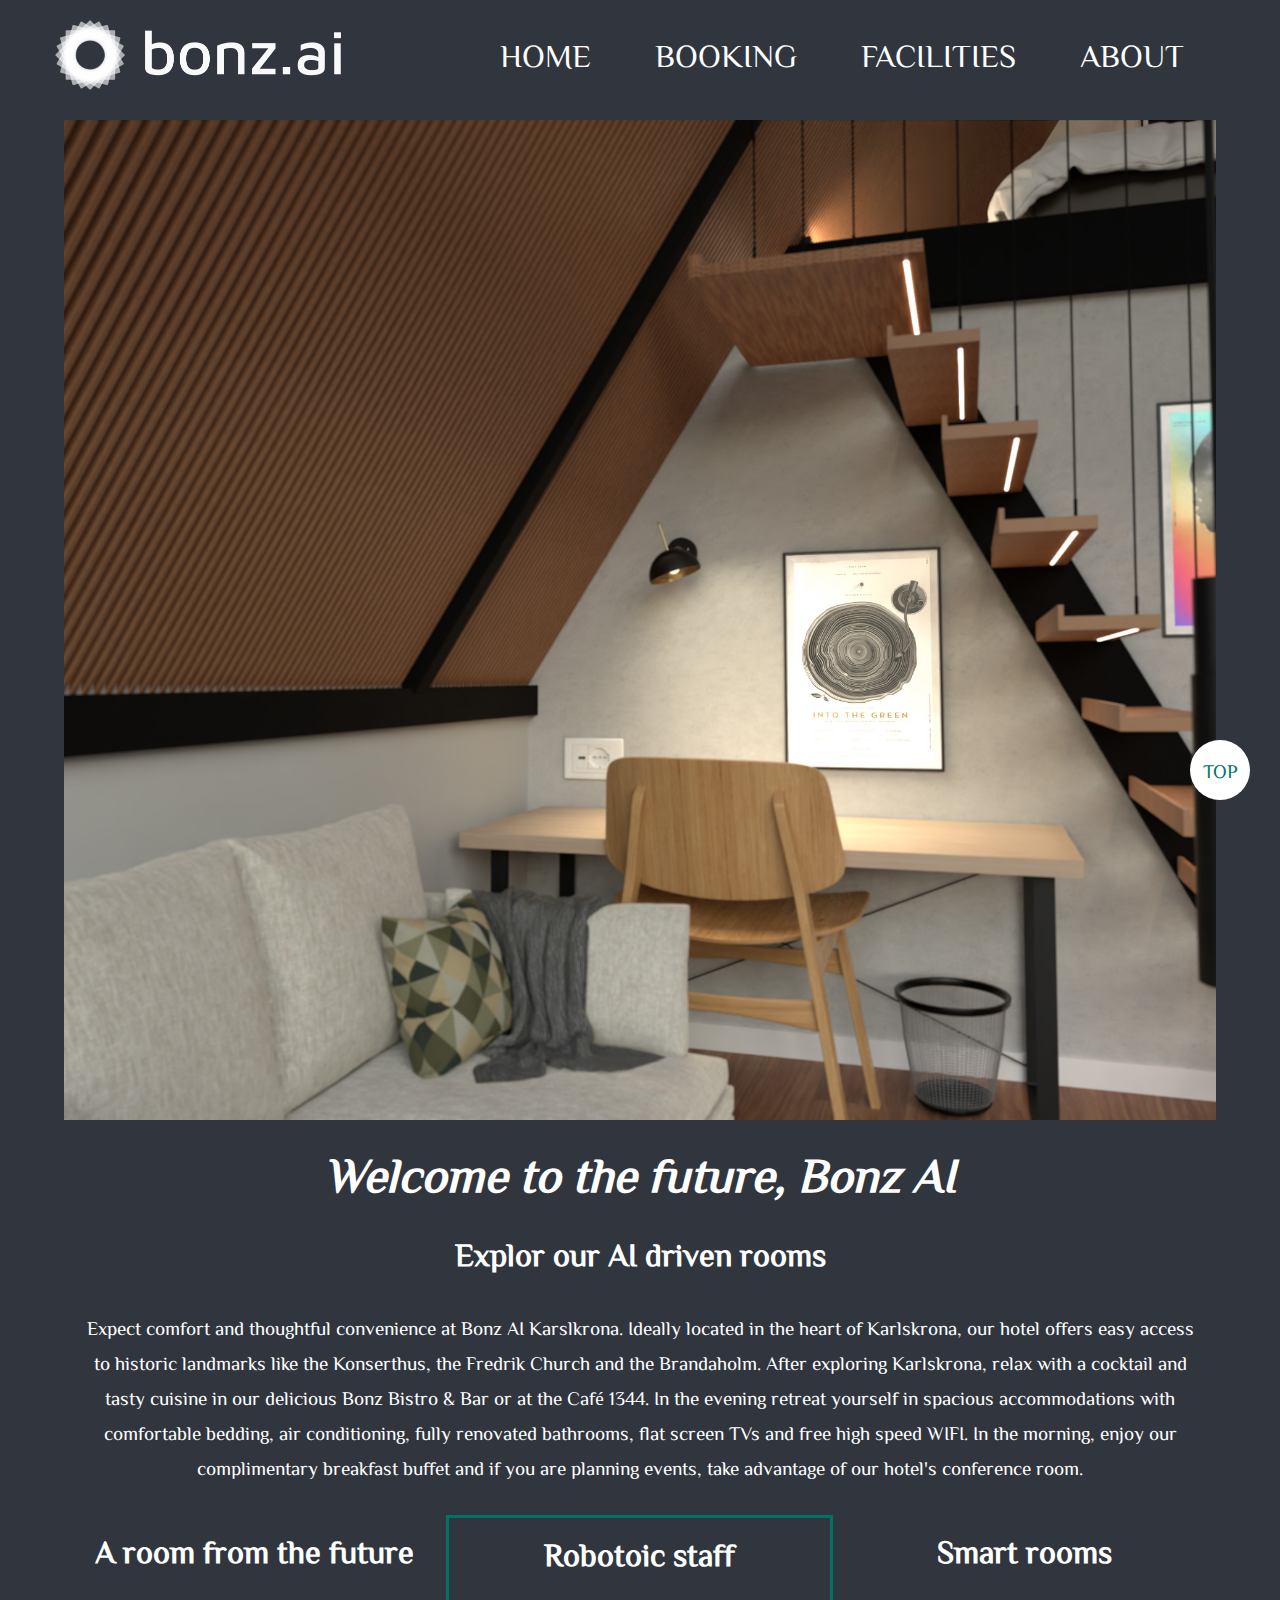
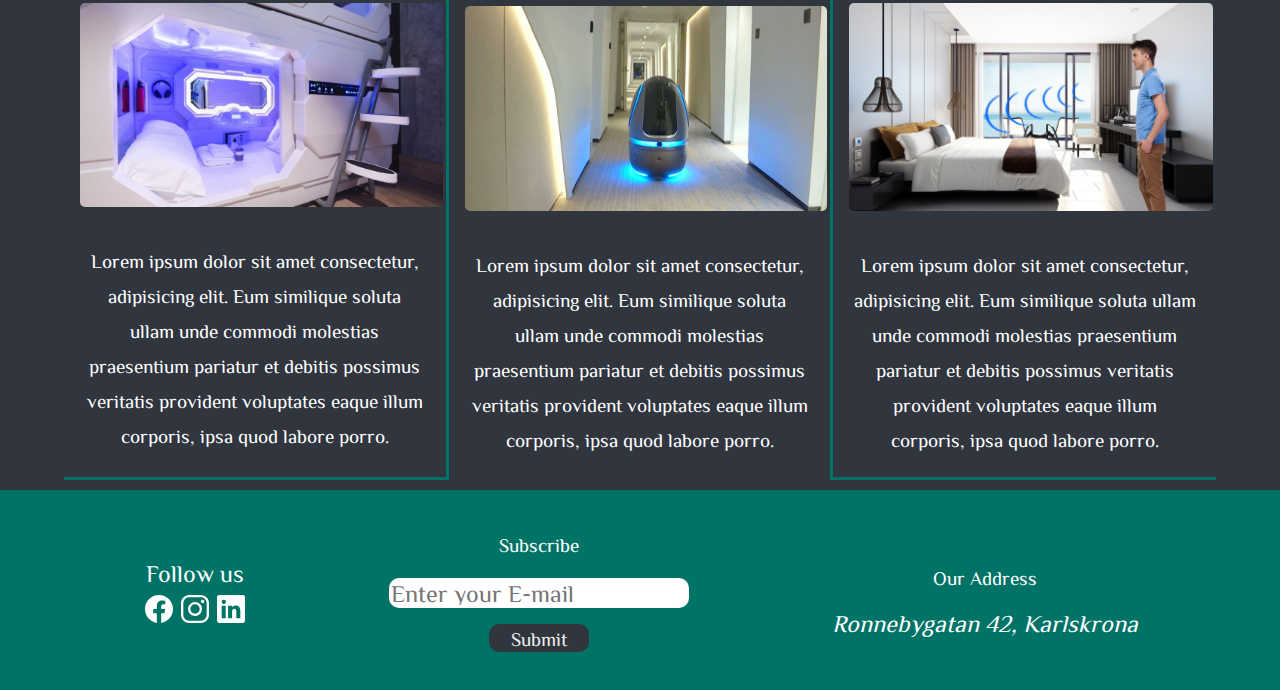
<file: index.html>
<!DOCTYPE html>
<html lang="en">
<head>
    <meta charset="UTF-8">
    <meta http-equiv="X-UA-Compatible" content="IE=edge">
    <meta name="viewport" content="width=device-width, initial-scale=1.0">
    <title>Bonz AI Hotel</title>
    <link rel="stylesheet" href="css/styles.css">
    <link rel="icon" type="image/x-icon" href="/assets/logo/bonz.ai-logo-color-symbol.png">

</head>
<body>
    <header>
        <img class="header__logo" src="/assets/logo/bonz.ai-logo-white-landscape.png" alt="bonz ai logo">
        <input type="checkbox" id="header__toggle" class="header__toggle">
        <nav class="header_menu">
            <ul class="header_menu__list">
                <li class="header_menu__item"><a href="index.html" class="header_menu__item--a grow">Home</a></li>
                <li class="header_menu__item"><a href="booking.html" class="header_menu__item--a grow">Booking</a></li>
                <li class="header_menu__item"><a href="facilities.html" class="header_menu__item--a grow">Facilities</a></li>
                <li class="header_menu__item"><a href="about.html" class="header_menu__item--a grow">About</a></li>
            </ul>
        </nav>
        <label for="header__toggle" class="header__toggle--lable">
            <span></span>
        </label>
        <aside class="header__booking">
            <a href="booking.html" class="header__booking--button">Book Now</a>
        </aside>
    </header>
    <main class="main__container">
        <a href="#top" class="scrollup" >TOP</a>
        
        <div class="main__container--slider"></div>
        <article class="main__container--article">
            <h1><em> Welcome to the future, Bonz AI</em></h1>
            <h2>Explor our AI driven rooms</h2>
            <p>Expect comfort and thoughtful convenience at Bonz AI Karslkrona. Ideally located in the heart of Karlskrona, our hotel 
                offers easy access to historic landmarks like the Konserthus, the Fredrik Church and the Brandaholm. After exploring Karlskrona,
                relax with a cocktail and tasty cuisine in our delicious Bonz Bistro & Bar or at the Café 1344. In the evening retreat yourself in 
                spacious accommodations with comfortable bedding, air conditioning, fully renovated bathrooms, flat screen TVs and free high speed 
                WIFI. In the morning, enjoy our complimentary breakfast buffet and if you are planning events, take advantage of our hotel's conference room.</p>
        </article>
        <section class="main__container__info">
            <article class="main__container__info--article">
                <h2>A room from the future </h2>
                <img class="main__container--photo" src="/assets/photos/future room.jpeg" alt="restaurant">
                <p>Lorem ipsum dolor sit amet consectetur, adipisicing elit. Eum similique soluta ullam unde commodi molestias praesentium pariatur et debitis possimus 
                    veritatis provident voluptates eaque illum corporis, ipsa quod labore porro.</p>
            </article>
            <article class="main__container__info--article2">
                <h2>Robotoic staff</h2>
                <img class="main__container--photo" src="/assets/photos/robot2.jpeg" alt="restaurant">
                <p>Lorem ipsum dolor sit amet consectetur, adipisicing elit. Eum similique soluta ullam unde commodi molestias praesentium pariatur et debitis possimus 
                    veritatis provident voluptates eaque illum corporis, ipsa quod labore porro.</p>
            </article>
            <article class="main__container__info--article3">
                <h2>Smart rooms</h2>
                <img class="main__container--photo" src="/assets/photos/smartroom.jpeg" alt="restaurant">
                <p>Lorem ipsum dolor sit amet consectetur, adipisicing elit. Eum similique soluta ullam unde commodi molestias praesentium pariatur et debitis possimus 
                    veritatis provident voluptates eaque illum corporis, ipsa quod labore porro.</p>
            </article>
        </section>
    </main>
    <footer class="footer">
       
        <section class="footer__soical">
            <figure class="footer__menu">Follow us</figure>
            <aside>
                <a href="facebook.com"><img src="/assets/social/logo-facebook.svg" alt="facebook"></a>
                <a href="instagram.com"><img src="/assets/social/logo-instagram.svg" alt="instagram"></a>
                <a href="linkedin.com"><img src="/assets/social/logo-linkedin.svg" alt="instagram"></a>
            </aside>
        </section>  
        <aside class="footer__menu">
            <p class="footer__aside--p">Subscribe</p>
            
            <input class="footer__menu--emailbox" type="email" placeholder="Enter your E-mail" >
            <br>
            <input class="footer__menu--submit" type="submit">
        </aside>
        <aside class="footer__menu">
            <p class="footer__aside--p">Our Address</p>
            <address>Ronnebygatan 42, Karlskrona</address>
        </aside>
        
    </footer>

    
</body>
</html>
</file>
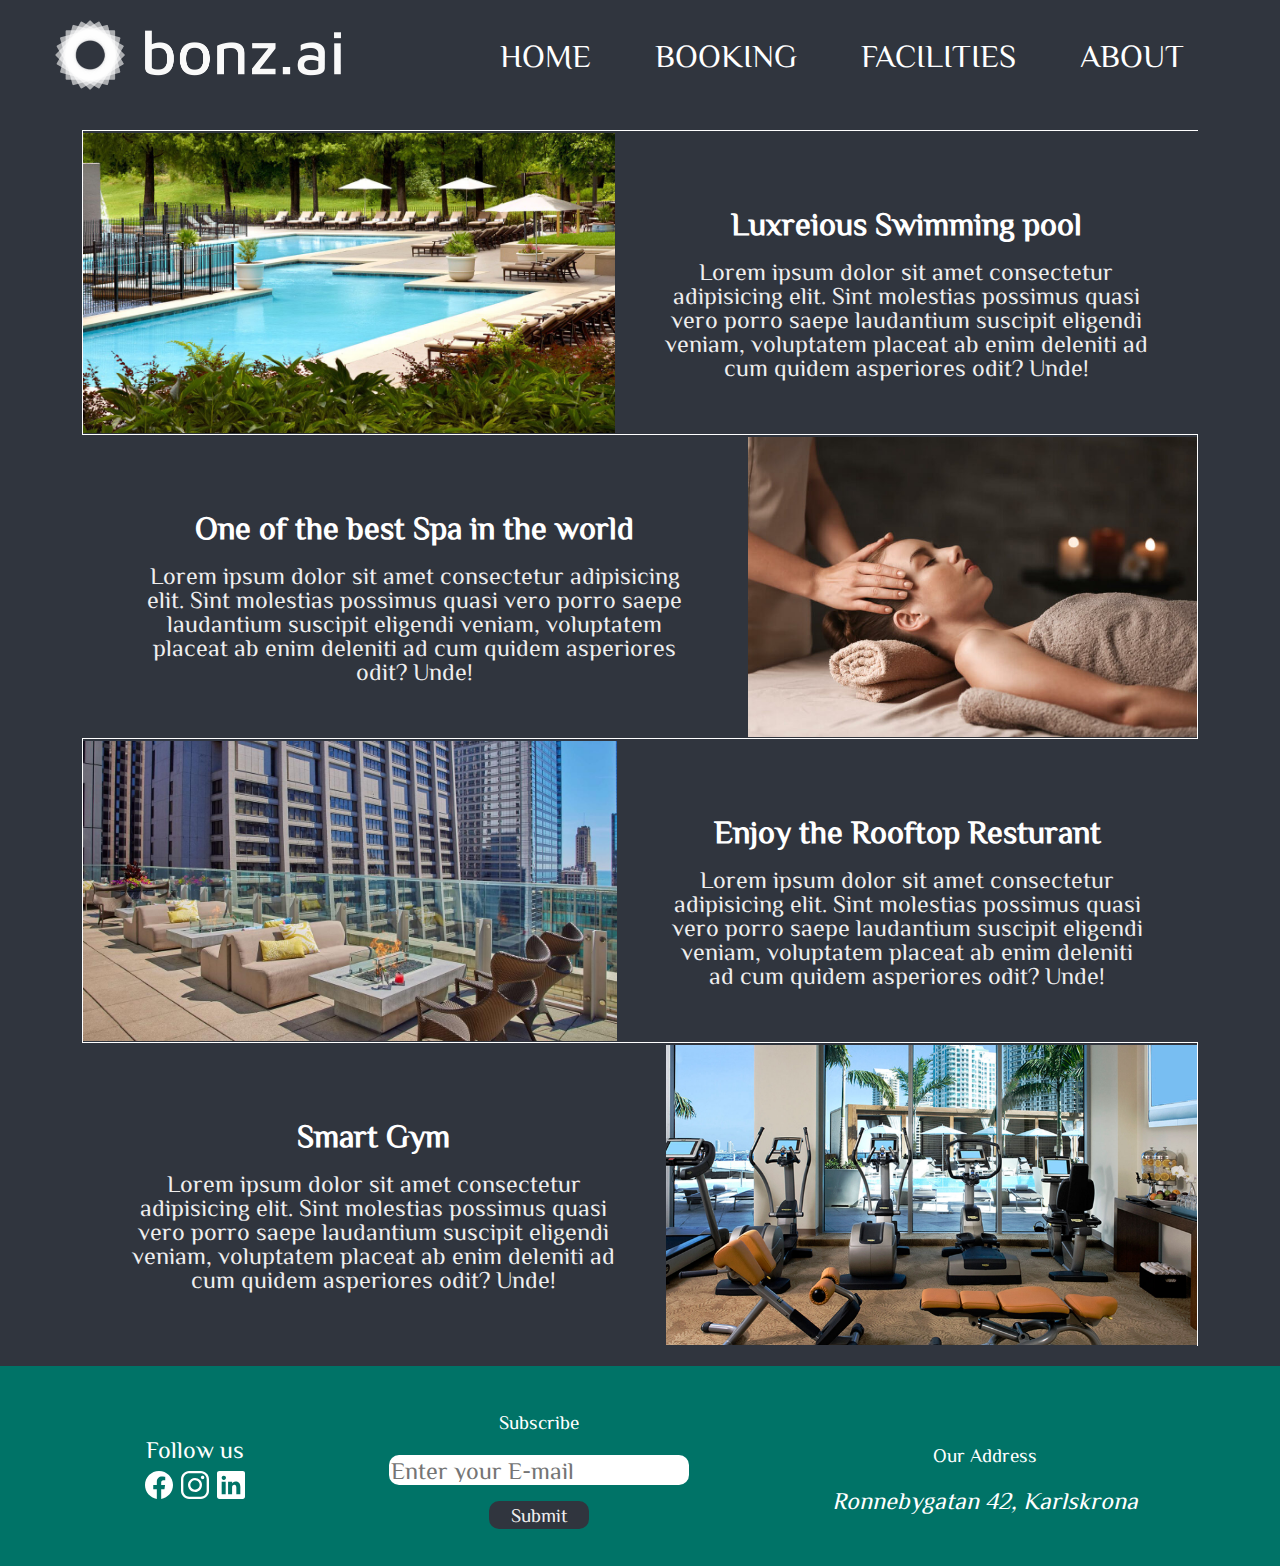
<file: about.html>
<!DOCTYPE html>
<html lang="en">
<head>
    <meta charset="UTF-8">
    <meta http-equiv="X-UA-Compatible" content="IE=edge">
    <meta name="viewport" content="width=device-width, initial-scale=1.0">
    <title>Document</title>
    <link rel="stylesheet" href="css/styles.css">
</head>
<body>
    <header>
        <img class="header__logo" src="/assets/logo/bonz.ai-logo-white-landscape.png" alt="bonz ai logo">
       <input type="checkbox" id="header__toggle" class="header__toggle">
       <nav class="header_menu">
           <ul class="header_menu__list">
               <li class="header_menu__item"><a href="index.html" class="header_menu__item--a">Home</a></li>
               <li class="header_menu__item"><a href="booking.html" class="header_menu__item--a">Booking</a></li>
               <li class="header_menu__item"><a href="facilities.html" class="header_menu__item--a">Facilities</a></li>
               <li class="header_menu__item"><a href="about.html" class="header_menu__item--a grow">About</a></li>    
           </ul>
       </nav>
       <label for="header__toggle" class="header__toggle--lable">
           <span> <!- this is the mobile menu --> </span>
       </label>
       <aside class="header__booking">
           <a href="booking.html" class="header__booking--button">Book Now</a>
       </aside>
   </header>
    <section class="faci_container">
        <section class="faci_main__container--section">
            <img class="faci_photo" src="/assets/photos/swimming.jpeg" alt="room">
            <aside class="faci_main__container--section--aside">
                <h2>Luxreious Swimming pool</h2>
                <article class="faci_main__container--section--article">
                    Lorem ipsum dolor sit amet consectetur adipisicing elit. Sint molestias possimus quasi vero porro saepe laudantium suscipit eligendi veniam, 
                    voluptatem placeat ab enim deleniti ad cum quidem asperiores odit? Unde!
                </article>
            </aside>
        </section>
        <section class="faci_main__container--section--reverse">
            <img class="faci_photo" src="/assets/photos/spa.jpeg" alt="room">
            <aside class="faci_main__container--section--aside">
                <h2>One of the best Spa in the world</h2>
                <article class="faci_main__container--section--article">
                    Lorem ipsum dolor sit amet consectetur adipisicing elit. Sint molestias possimus quasi vero porro saepe laudantium suscipit eligendi veniam, 
                    voluptatem placeat ab enim deleniti ad cum quidem asperiores odit? Unde!
                </article>
            </aside>
        </section>
        <section class="faci_main__container--section">
            <img class="faci_photo" src="/assets/photos/rooftop.jpeg" alt="room">
            <aside class="faci_main__container--section--aside">
                <h2>Enjoy the Rooftop Resturant</h2>
                <article class="faci_main__container--section--article">
                    Lorem ipsum dolor sit amet consectetur adipisicing elit. Sint molestias possimus quasi vero porro saepe laudantium suscipit eligendi veniam, 
                    voluptatem placeat ab enim deleniti ad cum quidem asperiores odit? Unde!
                </article>
            </aside>
        </section>
        <section class="faci_main__container--section--reverse">
            <img class="faci_photo" src="/assets/photos/gym.jpeg" alt="room">
            <aside class="faci_main__container--section--aside">
                <h2>Smart Gym</h2>
                <article class="faci_main__container--section--article">
                    Lorem ipsum dolor sit amet consectetur adipisicing elit. Sint molestias possimus quasi vero porro saepe laudantium suscipit eligendi veniam, 
                    voluptatem placeat ab enim deleniti ad cum quidem asperiores odit? Unde!
                </article>
            </aside>
        </section>
    </section>
    <footer class="footer">
       
        <section class="footer__soical">
            <figure class="footer__menu">Follow us</figure>
            <aside>
                <a href="facebook.com"><img src="/assets/social/logo-facebook.svg" alt="facebook"></a>
                <a href="instagram.com"><img src="/assets/social/logo-instagram.svg" alt="instagram"></a>
                <a href="linkedin.com"><img src="/assets/social/logo-linkedin.svg" alt="instagram"></a>
            </aside>
        </section>  
        <aside class="footer__menu">
            <p class="footer__aside--p">Subscribe</p>
            
            <input class="footer__menu--emailbox" type="email" placeholder="Enter your E-mail" >
            <br>
            <input class="footer__menu--submit" type="submit">
        </aside>
        <aside class="footer__menu">
            <p class="footer__aside--p">Our Address</p>
            <address>Ronnebygatan 42, Karlskrona</address>
        </aside>
        
    </footer>
</body>
</html>
</file>
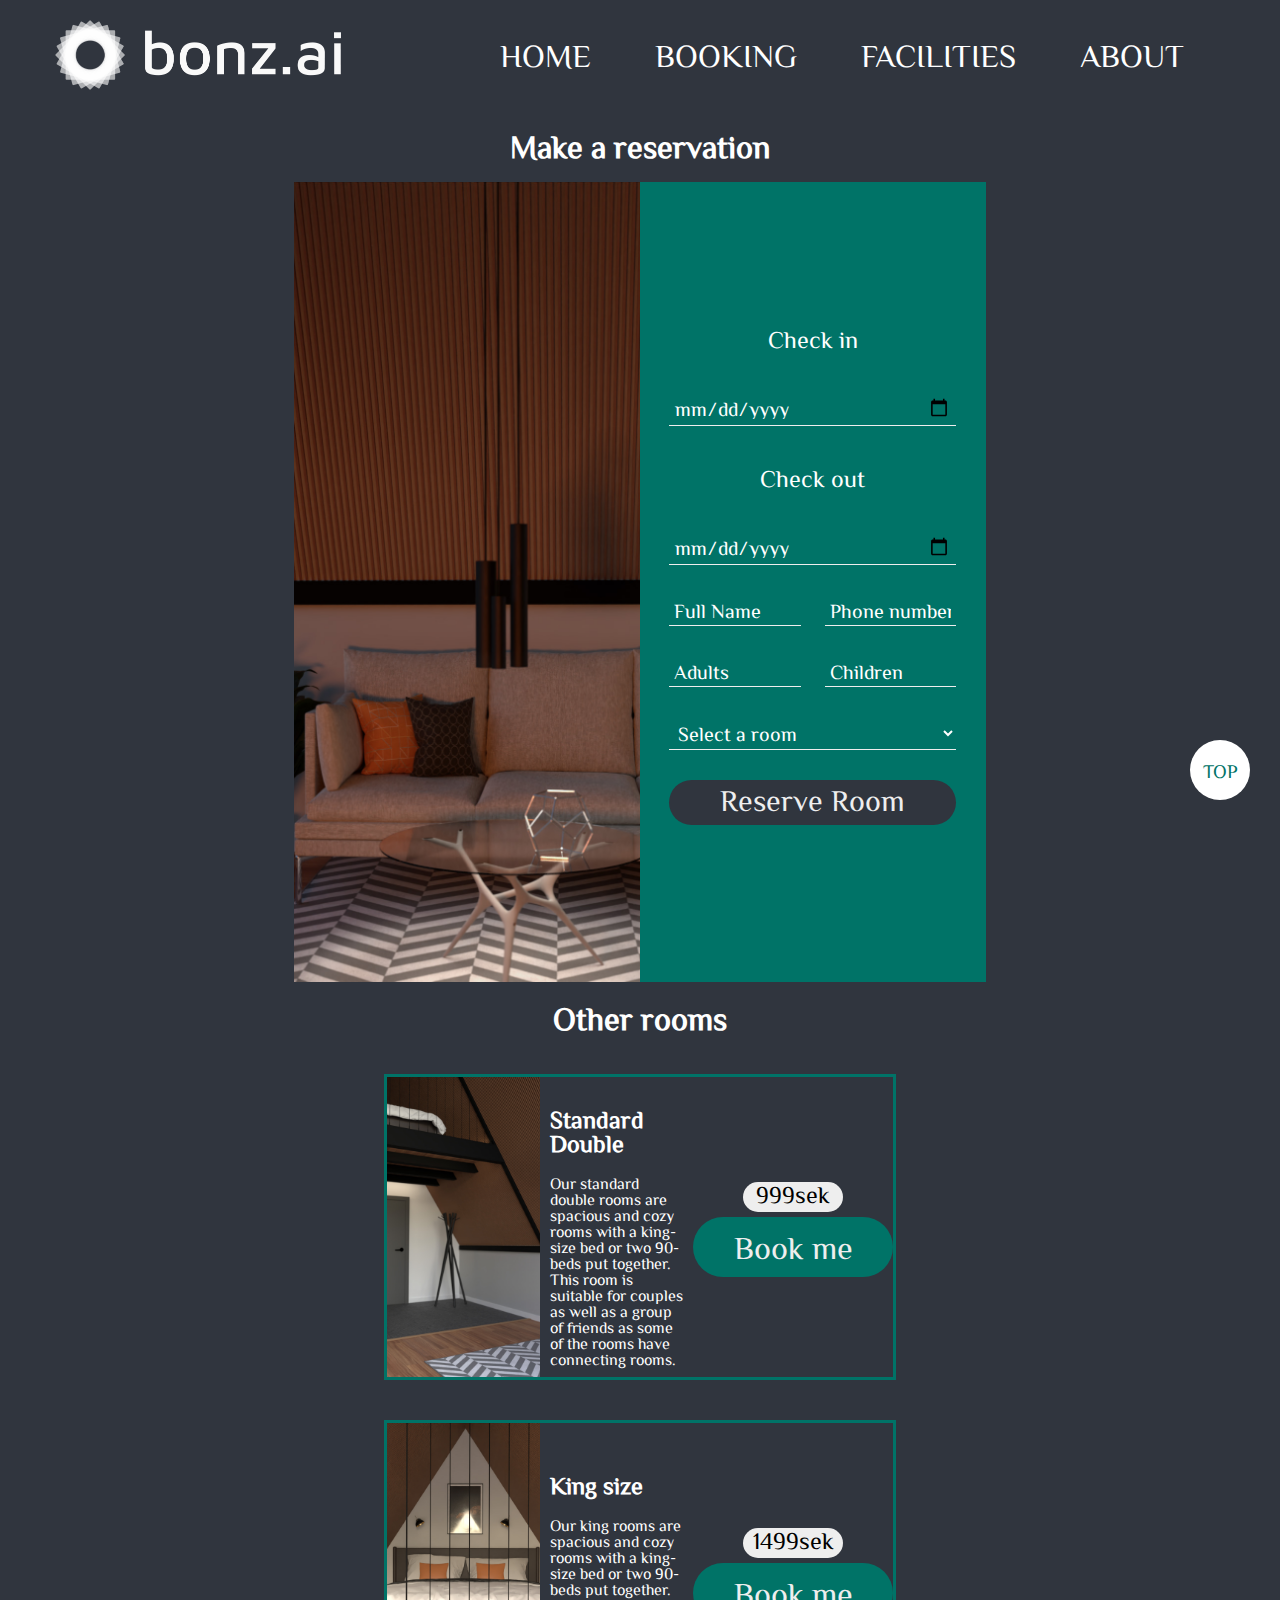
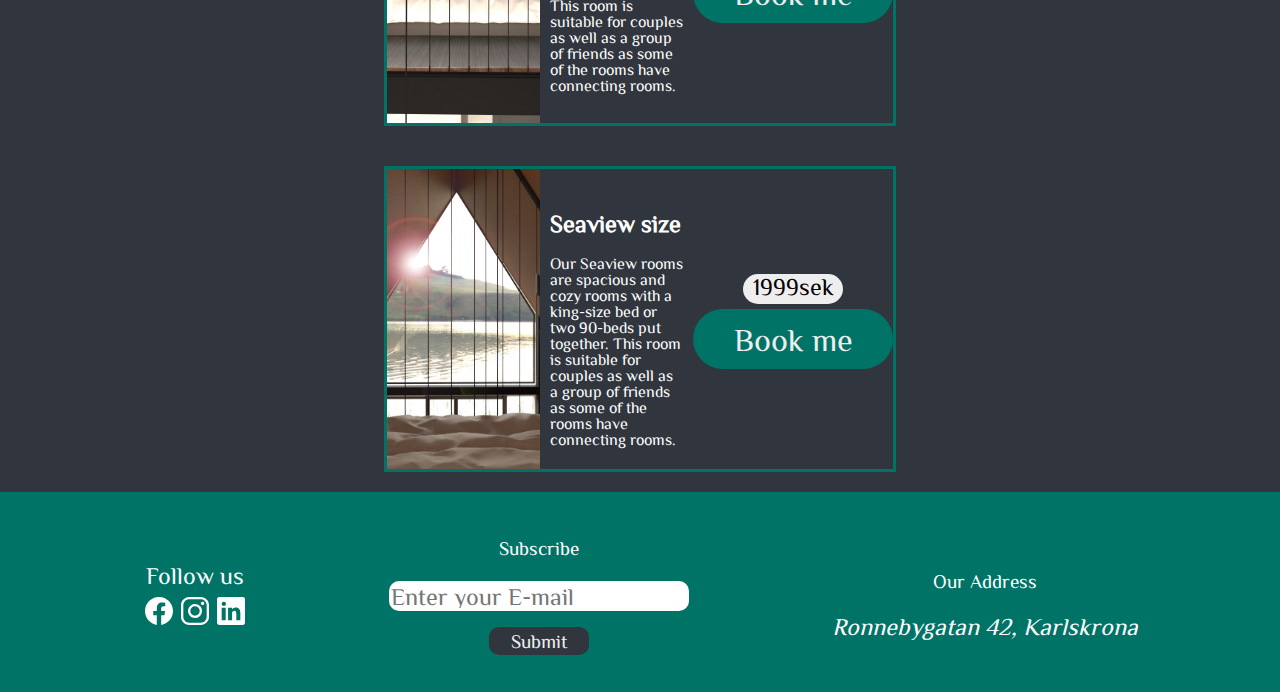
<file: booking.html>
<!DOCTYPE html>
<html lang="en">
<head>
    <meta charset="UTF-8">
    <meta http-equiv="X-UA-Compatible" content="IE=edge">
    <meta name="viewport" content="width=device-width, initial-scale=1.0">
    <title>Book your room</title>
    <link rel="stylesheet" href="css/styles.css">
    <link rel="icon" type="image/x-icon" href="/assets/logo/bonz.ai-logo-color-symbol.png">
</head>
<body>
    <a href="#top" class="scrollup" >TOP</a>
    <header>
        <img class="header__logo" src="/assets/logo/bonz.ai-logo-white-landscape.png" alt="bonz ai logo">
        <input type="checkbox" id="header__toggle" class="header__toggle">
        <nav class="header_menu">
            <ul class="header_menu__list">
                <li class="header_menu__item"><a href="index.html" class="header_menu__item--a">Home</a></li>
                <li class="header_menu__item"><a href="booking.html" class="header_menu__item--a">Booking</a></li>
                <li class="header_menu__item"><a href="facilities.html" class="header_menu__item--a">Facilities</a></li>
                <li class="header_menu__item"><a href="about.html" class="header_menu__item--a grow">About</a></li>

                
            </ul>
        </nav>
        <label for="header__toggle" class="header__toggle--lable">
            <span></span>
        </label>
    </header>
    <section class="booking_banner">
        <h2 class="booking_banner--h2">Make a reservation</h2>
        

        <aside class="card_container">
            <aside class="card_container--img"></aside>
            <aside class="card_container--content">
                
                <form>
                    <h3>Check in</h3>
                    <div class="form-row">
                        <input type="date" name="date" > 
                    </div>
                    <h3>Check out</h3>
                    <div class="form-row">
                        <input type="date" name="date" > 

                    </div>
                    <div class="form-row">
                        <input type="text" placeholder="Full Name" >
                        <input type="text" placeholder="Phone number">
                    </div>
                    <div class="form-row">
                        <input type="text" placeholder="Adults" min="1">
                        <input type="text" placeholder="Children">
                    </div>
                    <div class="form-row">
                        <select name="room">
                            <option value="room-select">Select a room</option>
                            <option value="Standard room">Standard room</option>
                            <option value="king room">King room</option>
                            <option value="searview room">Seaview room</option>
                        </select>
                    </div>
                    <div class="form-row">
                        <input class="grow" type="submit" value="Reserve Room">
                    </div>
                </form>
            </aside>
        </aside>

    </section>
    <h2 class="above_room_card-h2" >Other rooms</h2>

    <div class="room_container">
        <section class="room_card">
            <div class="room_card__img"></div>
            <aside class="room_card__aside">
                <h3 class="room_card__aside--h3">Standard Double</h3>
                <p class="room_card__aside--p">Our standard double rooms are spacious and cozy rooms with a king-size bed 
                or two 90-beds put together. This room is suitable for couples as well as 
                a group of friends as some of the rooms have connecting rooms. </p>
            </aside>
            <aside class="room_card__aside2">
                <span class="room_card__aside2--span">999sek</span>
                <button class="room_card__aside2--button grow">Book me</button>
            </aside>
        </section>
    
        <section class="room_card">
            <div class="room_card__img2"></div>
            <aside class="room_card__aside">
                <h3 class="room_card__aside--h3">King size</h3>
                <p class="room_card__aside--p">Our king rooms are spacious and cozy rooms with a king-size bed 
                or two 90-beds put together. This room is suitable for couples as well as 
                a group of friends as some of the rooms have connecting rooms. </p>
            </aside>
            <aside class="room_card__aside2">
                <span class="room_card__aside2--span">1499sek</span>
                <button class="room_card__aside2--button grow">Book me</button>
            </aside>
        </section>

        <section class="room_card">
            <div class="room_card__img3"></div>
            <aside class="room_card__aside">
                <h3 class="room_card__aside--h3">Seaview size</h3>
                <p class="room_card__aside--p">Our Seaview rooms are spacious and cozy rooms with a king-size bed 
                or two 90-beds put together. This room is suitable for couples as well as 
                a group of friends as some of the rooms have connecting rooms. </p>
            </aside>
            <aside class="room_card__aside2">
                <span class="room_card__aside2--span">1999sek</span>
                <button class="room_card__aside2--button grow">Book me</button>
            </aside>
        </section>
</div>
<footer class="footer">
       
    <section class="footer__soical">
        <figure class="footer__menu">Follow us</figure>
        <aside>
            <a href="facebook.com"><img src="/assets/social/logo-facebook.svg" alt="facebook"></a>
            <a href="instagram.com"><img src="/assets/social/logo-instagram.svg" alt="instagram"></a>
            <a href="linkedin.com"><img src="/assets/social/logo-linkedin.svg" alt="instagram"></a>
        </aside>
    </section>  
    <aside class="footer__menu">
        <p class="footer__aside--p">Subscribe</p>
        
        <input class="footer__menu--emailbox" type="email" placeholder="Enter your E-mail" >
        <br>
        <input class="footer__menu--submit" type="submit">
    </aside>
    <aside class="footer__menu">
        <p class="footer__aside--p">Our Address</p>
        <address>Ronnebygatan 42, Karlskrona</address>
    </aside>
    
</footer>
</body>
</html>
</file>
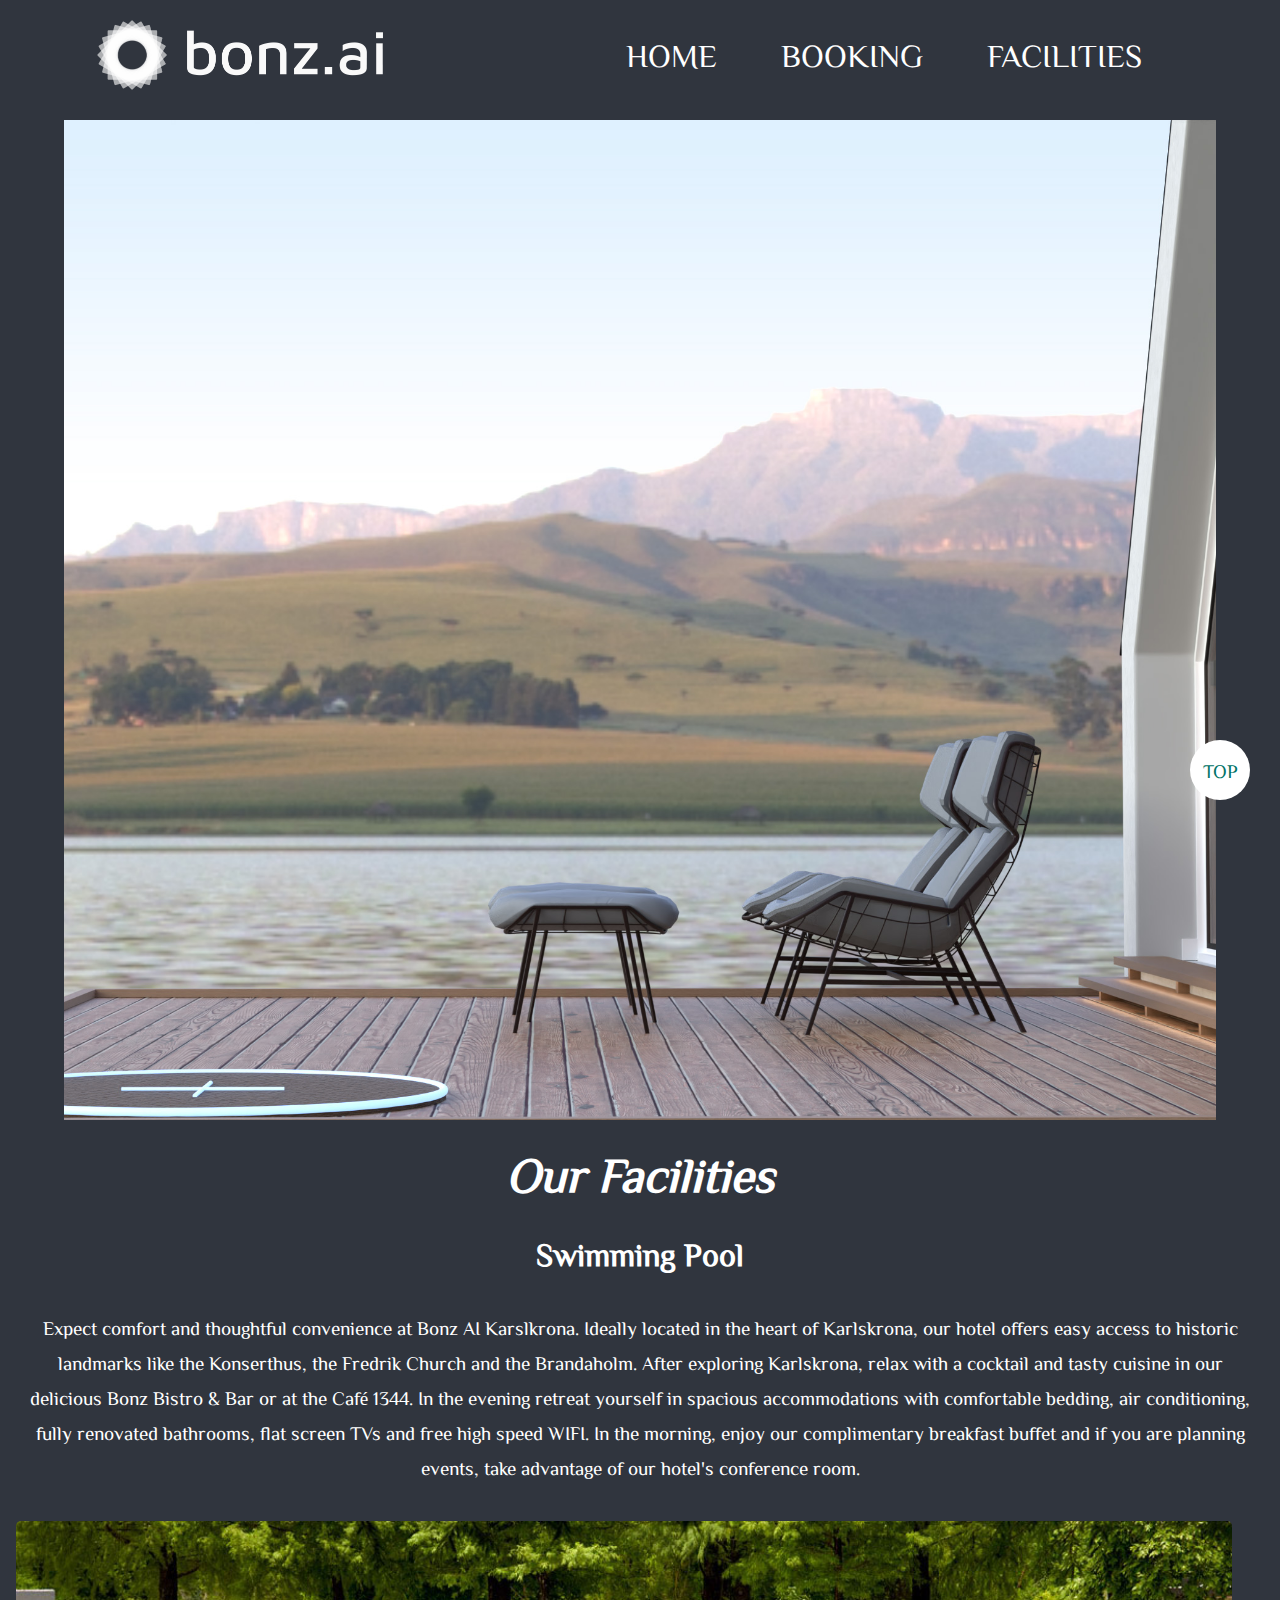
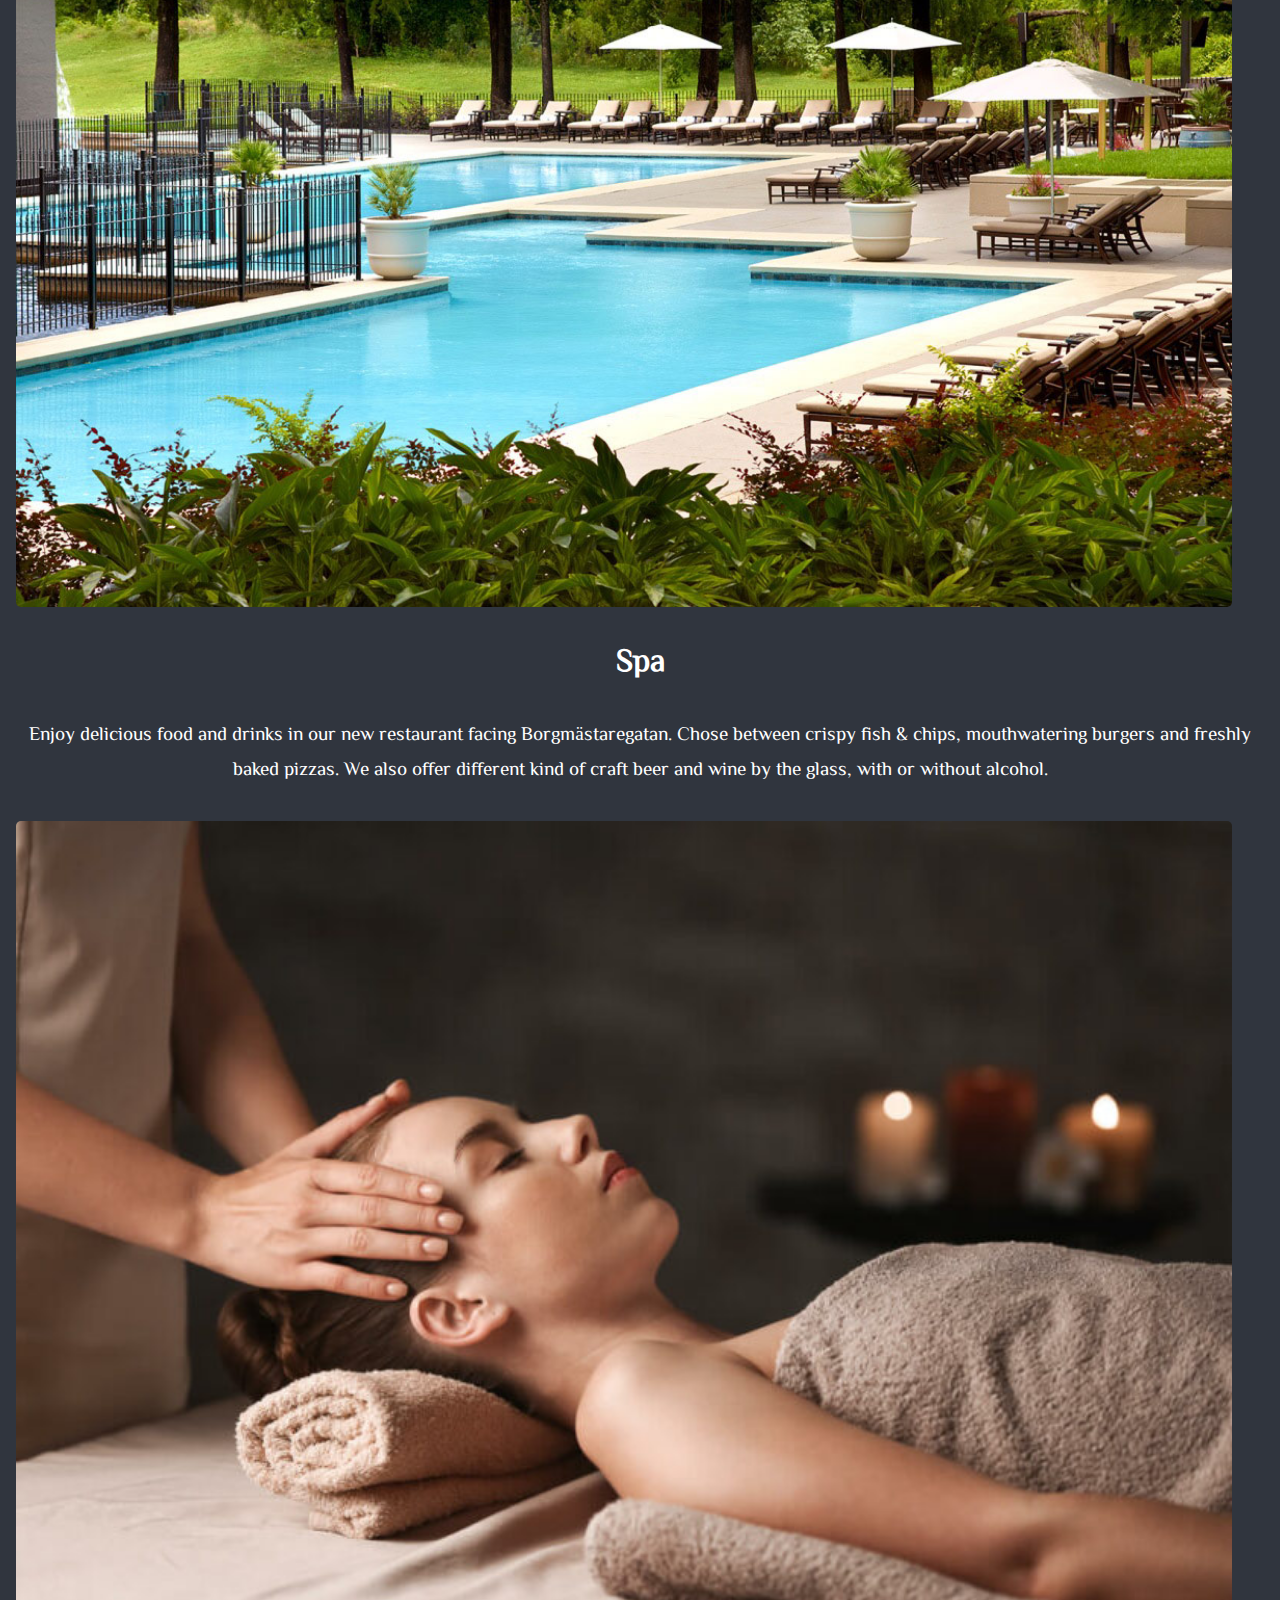
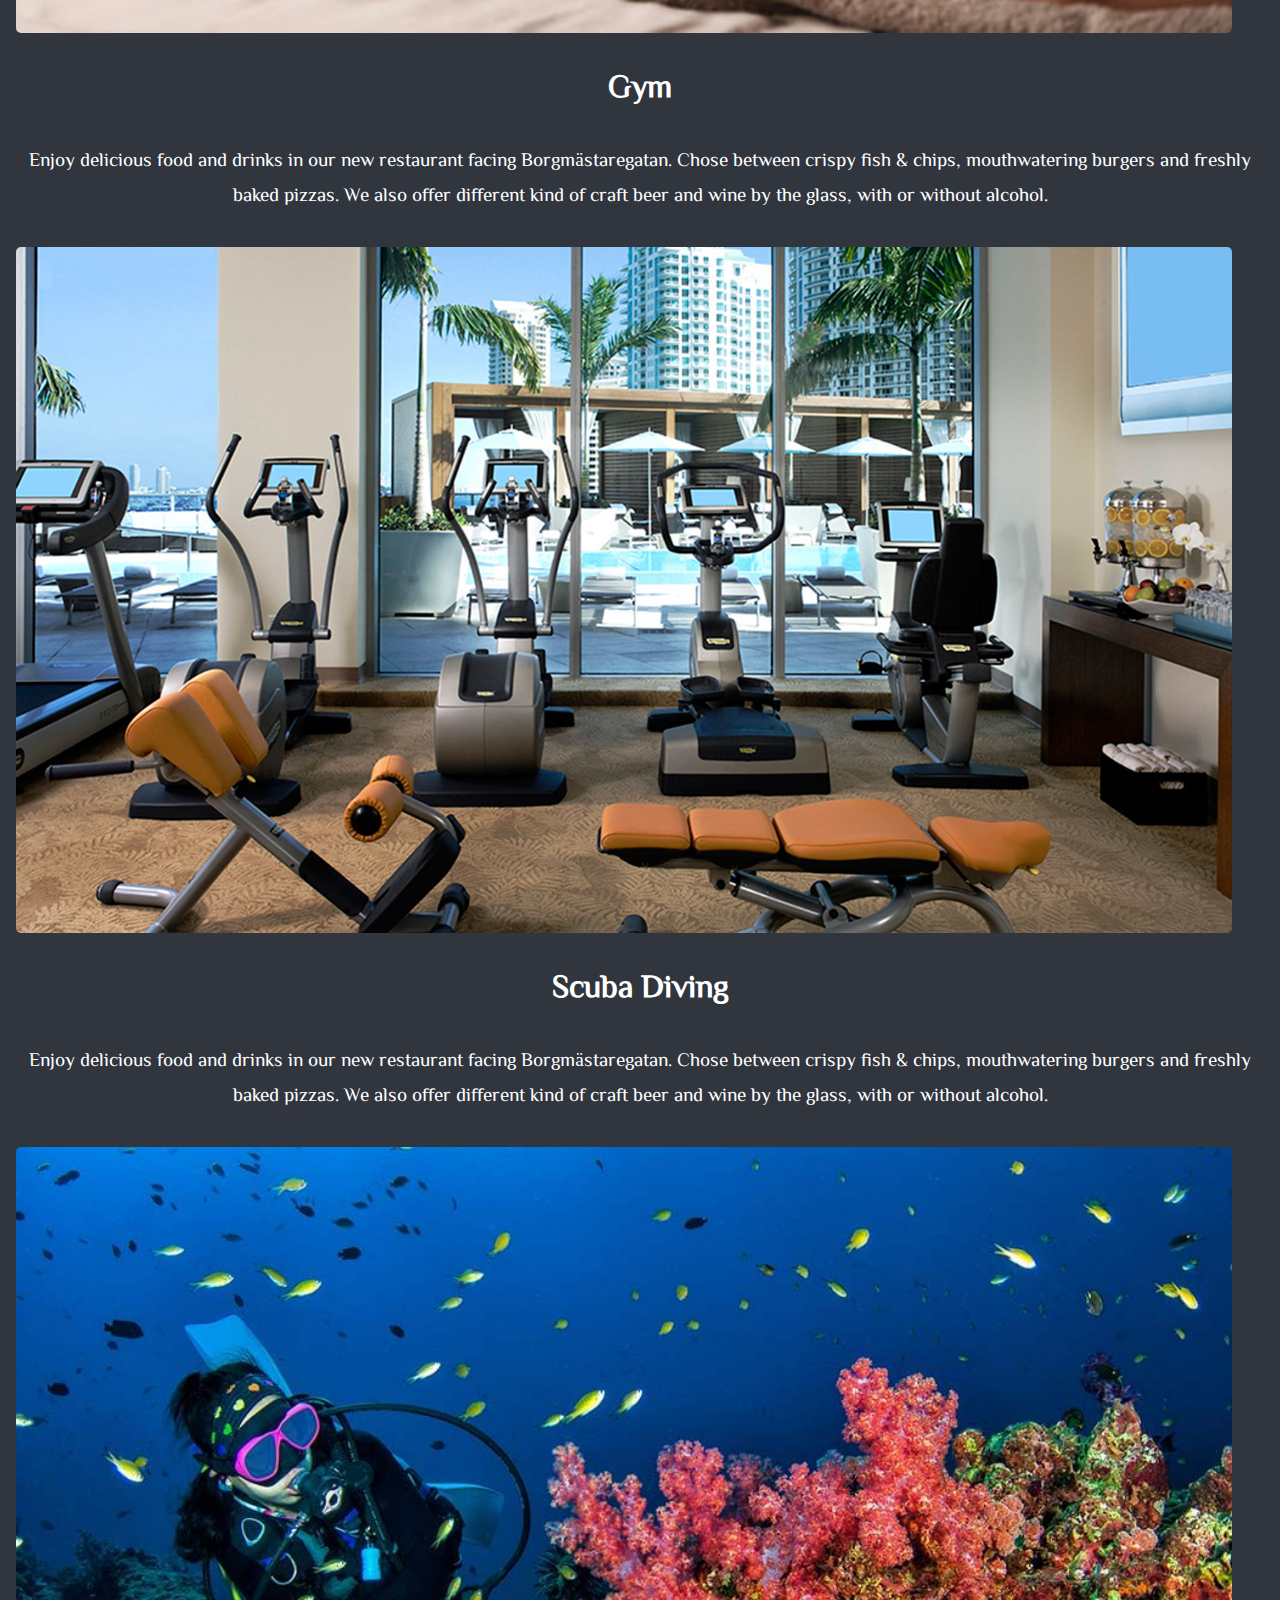
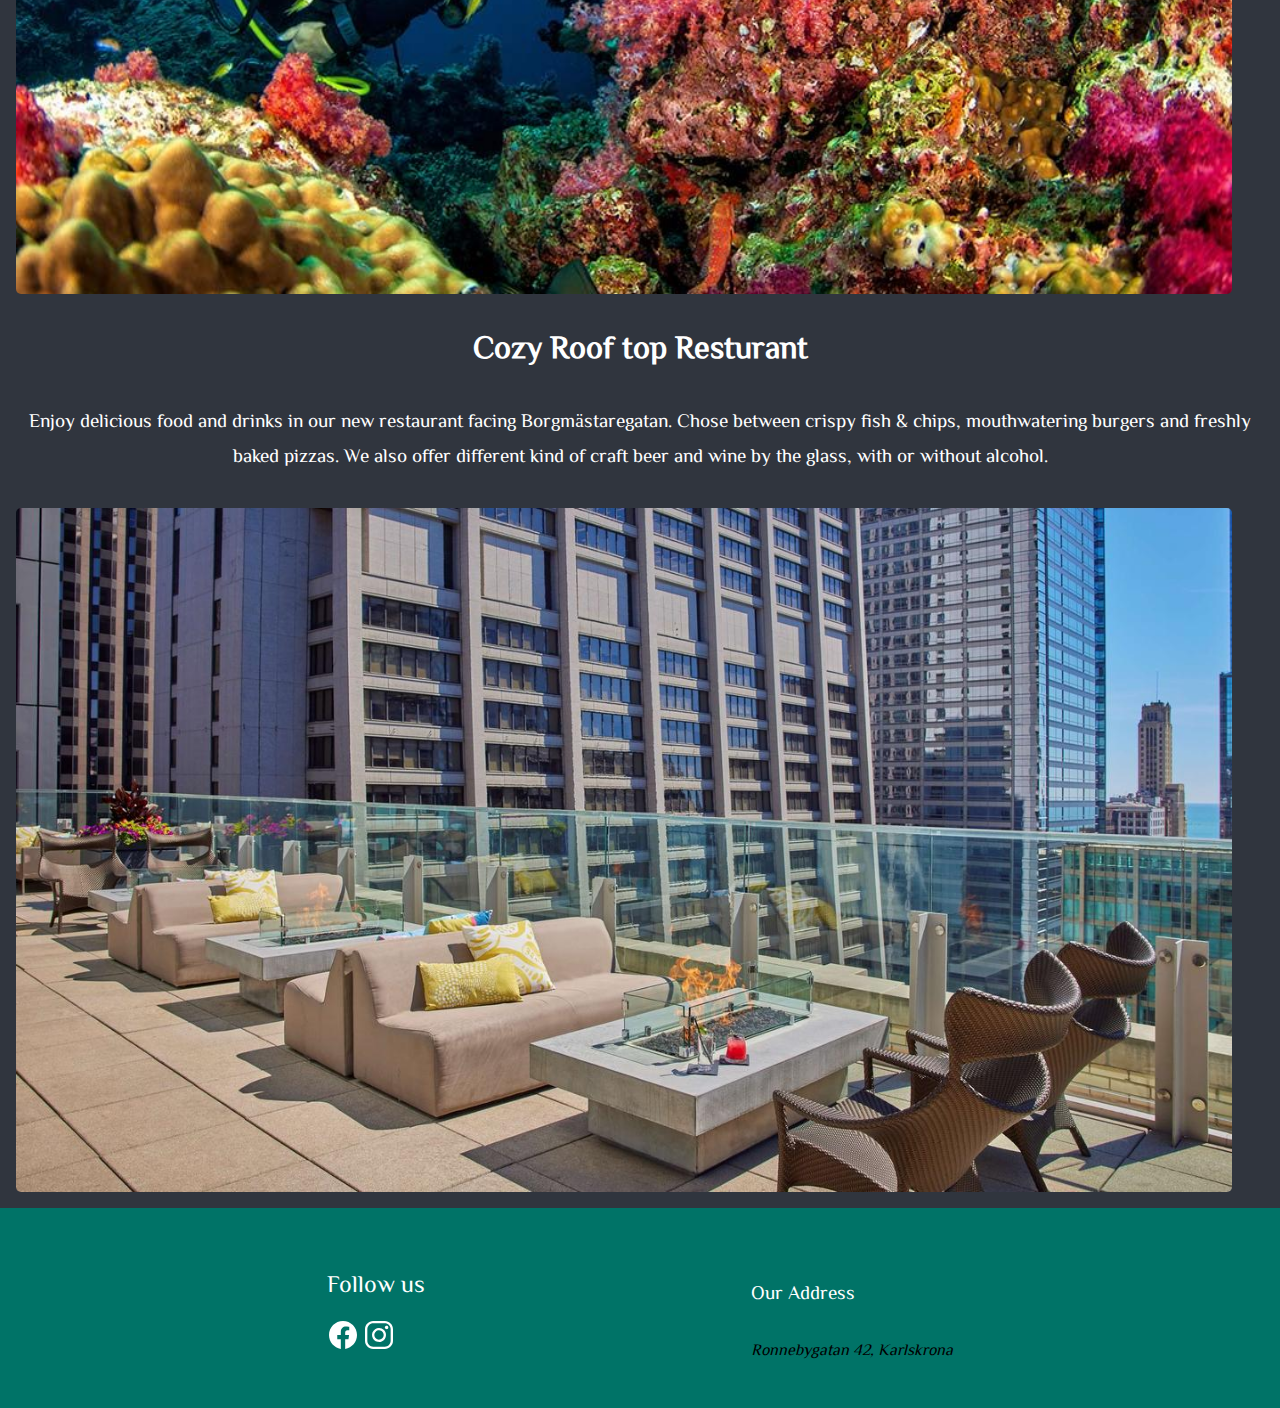
<file: facilities.html>
<!DOCTYPE html>
<html lang="en">
<head>
    <meta charset="UTF-8">
    <meta http-equiv="X-UA-Compatible" content="IE=edge">
    <meta name="viewport" content="width=device-width, initial-scale=1.0">
    <title>Facilities</title>
    <link rel="stylesheet" href="css/styles.css">
    <link rel="icon" type="image/x-icon" href="/assets/logo/bonz.ai-logo-color-symbol.png">

</head>
<body>
    <header>
        <img class="header__logo" src="/assets/logo/bonz.ai-logo-white-landscape.png" alt="bonz ai logo">
        <input type="checkbox" id="header__toggle" class="header__toggle">
        <nav class="header_menu">
            <ul class="header_menu__list">
                <li class="header_menu__item"><a href="index.html" class="header_menu__item--a">Home</a></li>
                <li class="header_menu__item"><a href="booking.html" class="header_menu__item--a">Booking</a></li>
                <li class="header_menu__item"><a href="facilities.html" class="header_menu__item--a">Facilities</a></li>
                
            </ul>
        </nav>
        <label for="header__toggle" class="header__toggle--lable">
            <span> <!- this is the mobile menu --> </span>
        </label>
        <aside class="header__booking">
            <a href="booking.html" class="header__booking--button">Book Now</a>
        </aside>
    </header>
    <main class="main__container">
        <a href="#top" class="scrollup" >TOP</a>

        <div class="faci_main__container--slider"></div>
        <article>
            <h1><em> Our Facilities</em></h1>
            <h2>Swimming Pool</h2>

            <p>Expect comfort and thoughtful convenience at Bonz AI Karslkrona. Ideally located in the heart of Karlskrona, our hotel 
                offers easy access to historic landmarks like the Konserthus, the Fredrik Church and the Brandaholm. After exploring Karlskrona,
                relax with a cocktail and tasty cuisine in our delicious Bonz Bistro & Bar or at the Café 1344. In the evening retreat yourself in 
                spacious accommodations with comfortable bedding, air conditioning, fully renovated bathrooms, flat screen TVs and free high speed 
                WIFI. In the morning, enjoy our complimentary breakfast buffet and if you are planning events, take advantage of our hotel's conference room.</p>
            <img class="main__container--photo" src="/assets/photos/swimming.jpeg" alt="restaurant">

            <h2>Spa</h2>
            <p>Enjoy delicious food and drinks in our new restaurant facing Borgmästaregatan. Chose between crispy fish & chips, mouthwatering burgers and 
                freshly baked pizzas. We also offer different kind of craft beer and wine by the glass, with or without alcohol.</p>
            <img class="main__container--photo" src="/assets/photos/spa.jpeg" alt="spa">

            <h2>Gym</h2>
            <p>Enjoy delicious food and drinks in our new restaurant facing Borgmästaregatan. Chose between crispy fish & chips, mouthwatering burgers and 
                freshly baked pizzas. We also offer different kind of craft beer and wine by the glass, with or without alcohol.</p>
            <img class="main__container--photo" src="/assets/photos/gym.jpeg" alt="gym">
            
            <h2>Scuba Diving </h2>
            <p>Enjoy delicious food and drinks in our new restaurant facing Borgmästaregatan. Chose between crispy fish & chips, mouthwatering burgers and 
                freshly baked pizzas. We also offer different kind of craft beer and wine by the glass, with or without alcohol.</p>
            <img class="main__container--photo" src="/assets/photos/diving.jpeg" alt="diving">
            
            <h2>Cozy Roof top Resturant</h2>
            <p>Enjoy delicious food and drinks in our new restaurant facing Borgmästaregatan. Chose between crispy fish & chips, mouthwatering burgers and 
                freshly baked pizzas. We also offer different kind of craft beer and wine by the glass, with or without alcohol.</p>
            <img class="main__container--photo" src="/assets/photos/rooftop.jpeg" alt="rooftop">
        </article>
    </main>
    <footer class="footer">
        <section class="footer__soical">
            <figure class="footer__menu">Follow us</figure>
            <br>
            <a href="facebook.com"><img src="/assets/social/logo-facebook.svg" alt="facebook"></a>
            <a href="instagram"><img src="/assets/social/logo-instagram.svg" alt="instagram"></a>
        </section>
        <aside class="aside">
            <p class="footer__aside--p">Our Address</p>
            <br>
            <address>Ronnebygatan 42, Karlskrona</address>
        </aside>
    </footer>
</body>
</html>
</file>
<file: css/styles.css>
@import url('https://fonts.googleapis.com/css2?family=ZCOOL+XiaoWei&display=swap');
*{
    font-family: 'ZCOOL XiaoWei', serif;
    box-sizing: border-box;
    margin: 0;
}
body{
    display: grid;
    grid-template-columns: 100%;
    grid-auto-rows: auto;
    background-color: #30353e;
}
h1{
    font-size: 3rem;
    color: white;
    padding: 20px;  
}
h2{
    color: white;
    font-size: 2rem;
    padding: 20px;
}
h3{
    color: white;
    font-size: 1.5rem;
}
p{
    color: white;
    font-size: 1.2rem;
    padding: 20px;
    line-height: 35px; 
}

/* home page starts here */

header{
    background-color: #30353e;
    width: 100%;
}

.header__logo{
    width: auto;
    height: 70px;
    margin: 20px 5px;
}
.header{
    height: 140px;
    width: 100%;  
}

/* toggle mobile starting code */
.header__toggle{
    display: none; 
}
.header__toggle:checked ~ nav{
    display: block;
}

.header__toggle--lable{
    position: absolute;
    top: 0;
    right: 0;
    margin-right: 1rem;
    height: 130px;
    display: flex;
    align-items: center;
}
.header__toggle--lable span,
.header__toggle--lable::before,
.header__toggle--lable::after{
    display: block;
    background: white;
    height: 3px;
    width: 2rem;
    border-radius: 3px;
    position: relative;
}
.header__toggle--lable::before,
.header__toggle--lable::after{
    content: "";
    position: absolute;
}
.header__toggle--lable::before{
    bottom: 52px;
}
.header__toggle--lable::after{
    top: 51px;
}
.header_menu{
    position: absolute;
    text-align: left;
    top: 100%;
    right: 0;
    width: 100%;
}
.header_menu{
    display: none;
    position: relative;
    top: 0;
    left: 80%;
}
.header_menu__list{
    list-style: none;
    padding: 0; 
}
.header_menu__item{
    padding-bottom: 1rem;
    margin-right: 1rem;    
}
.header_menu__item--a{
    font-size: 1.2rem;
    text-decoration: none;
    color: white;
    text-transform: uppercase;
}
/* toggle mobile end code */

.header__booking{
    background-color: #007367;
    height: 60px;
    width: 100%;
    display: flex;
    justify-content: center;
    align-items: center;
    color: white;
    font-size: 2.5rem;
}

.header__booking--button{
    text-decoration: none;
    color: white;
}
/* header ends here */

/* main starts here */
.main__container{
    width: 100%;
    height: auto;
    background-color: #30353e; 
}
.main__container--photo{
    margin: 1rem;
    width: 95%;
    height: 200px;
    border-radius: 5px;
}

/* slideshow starting code */

.main__container--slider{
    width: 100%;
    height: 500px;
    background: url(/assets/photos/01-day.jpg) center/ cover no-repeat;
    animation: slide 20s infinite; 
}
@keyframes slide {
    25%{
        background-image: url(/assets/photos/01-night.jpg);
    }
    50%{
        background-image: url(/assets/photos/02-day.jpg);
    }
    75%{
        background-image: url(/assets/photos/03-day.jpg);
    }
    100%{
        background-image: url(/assets/photos/01-day.jpg);
    }
    
}
/* slideshow end code */
/* main ends here */
/*footer starts here*/
.footer{
    background-color: #007367;
    width: 100%;
    height: 400px;
    display: flex;
    align-items: center;
    justify-content: center;
    justify-content: space-evenly;
    flex-direction: column;
}

.scrollup{
    width: 60px;
    height: 60px;
    background-color: white;
    position: fixed;
    bottom: 100px;
    right: 30px;
    color: #007367;
    display: flex;
    justify-content: center;
    align-items: center;
    text-decoration: none;
    font-size: larger;
    border-radius: 40px;
}

.footer__soical{
    justify-content: space-between; 
    margin: .5rem 0;
    
}
.footer__menu{
    font-size: 1.5rem;
    color: white;
    text-align: center;
    margin: .5rem 0;
}

.footer__aside--p{
    margin: 1rem 0;
    padding: 0;
}
.footer__menu--emailbox{
    width: 300px;
    height: 30px;
    border-radius: 10px;
    font-size: 1.5rem;
    border-style: none;   
}
.footer__menu--submit{
    height: 28px;
    border-radius:10px ;
    width: 100px;
    border-style: none;
    margin: 1rem 0;
    background-color:#30353e;
    color: #eee;
    font-size: 1.2rem;
}
/*footer ends here*/

/* home page ends here */

/* Booking page starts here */

.booking_banner{
    width: 100%;
    background-color: #30353e;
    display: flex;
    flex-direction: column;
    align-items: center;
}

.card_container{
    display: grid;
    grid-template-columns: 100%;
    width: 90%;
}

.card_container--img{
    width: 100%;
    height: 500px;
    background: url(/assets/photos/05-night.jpg) center/ cover no-repeat;
    animation: rooms 20s infinite; 
}

@keyframes rooms {
    25%{
        background-image: url(/assets/photos/01-night.jpg);
    }
    35%{
        background-image: url(/assets/photos/02-night.jpg);
    }
    50%{
        background-image: url(/assets/photos/03-night.jpg);
    }
    65%{
        background-image: url(/assets/photos/04-night.jpg);
    }
    80%{
        background-image: url(/assets/photos/05-night.jpg);
    }
    100%{
        background-image: url(/assets/photos/06-night.jpg);
    }
}
.card_container--content{
    background: #007367;
    height: 600px;
}

.card_container--content h3{
    text-align: center;
    padding: 25px 0 25px 0;
    font-weight: 500;
}
.form-row{
    display: flex;
    width: 90%;
    margin: 0 auto;
}
form select, form input{
    display: block;
    width: 100%;
    margin: 15px 12px;
    padding: 5px;
    font-size: 20px;
    outline: none;
    border: none;
    background-color: #007367;
    border-bottom: 1px solid #eee;
}

form input[type = text], form input[type = date],form input::placeholder,select{
    color: white;
}
form input[type = submit]{
    background: #30353e;
    color: #eee;
    font-size: 30px;
    border-bottom: none;
    padding-bottom: 10px;
    border-radius: 30px;
    cursor: pointer;
}
form input[type = submit]:hover{
    opacity: 0.9;
}

.room_card{
    background-color: #30353e;
    display: grid;
    grid-template-columns: repeat(3, 1fr);
    grid-auto-rows: 200px;
    margin: 20px 40px;
    border: 3px solid #007367; 
}
.above_room_card-h2{
    text-align: center;
}
.room_card__aside{
    padding: 0 10px;
}
.room_card__aside2{
    display: flex;
    justify-content: center;
    align-items: center;
    flex-direction: column;
}
.room_card__img{
    background: url(/assets/photos/06-day.jpg) center/ cover no-repeat;
}
.room_card__img2{
    background: url(/assets/photos/04-day.jpg) center/ cover no-repeat;
}
.room_card__img3{
    background: url(/assets/photos/03-day.jpg) center/ cover no-repeat;
}
.room_card__aside--h3{
    font-size: 1rem;
    margin: 20px 0;
}
.room_card__aside--p{
    font-size: .5rem;
    line-height: normal;
    padding: 0;  
}
.room_card__aside2--button{
    height: 30px;
    width: 100px;
    border-radius: 20px;
    background-color: #007367;
    color: #eee;
    font-size: 1rem;
    border: none;
}
.room_card__aside2--span{
    height: 15px;
    width: 70px;
    background-color: #eee;
    text-align: center;
    margin: 5px;
    border-radius: 10px;   
}

/* Booking page ends here */

/* facilities page starts here */
.faci_main__container--slider{
    width: 100%;
    height: 500px;
    background: url(/assets/photos/09-day.jpg)center/ cover no-repeat;
    animation: faci_slide 20s infinite; 
}
@keyframes faci_slide {
    25%{
        background-image: url(/assets/photos/07-day.jpg);
    }
    50%{
        background-image: url(/assets/photos/08-day.jpg);
    }
    75%{
        background-image: url(/assets/photos/09-night.jpg);
    }
    100%{
        background-image: url(/assets/photos/09-day.jpg);
    }
    
}
.faci_container{
    display: flex;
    align-items: center;
    flex-direction: column;
    margin: 20px;    
}
.faci_main__container--section{
    height: 304px;
    width: 90%;
    display: flex;
    flex-direction: row;
    align-items: center;
    border: white solid 1px;
    border-bottom: none;
    border-right: none;
}
.faci_photo{
    height: 300px;
    
}
.faci_main__container--section--aside{
    display: flex;
    justify-content: center;
    align-items: center;
    flex-direction: column;
    padding: 50px;  
}
.faci_main__container--section--article{
    font-size: 1.5rem;
    color: #eee;
}
.faci_main__container--section--reverse{
    height: 304px;
    width: 90%;
    display: flex;
    align-items: center;
    flex-direction: row-reverse;
    border: white solid 1px;
    border-bottom: none;
    border-left: none;  
}
/* Facilities Mobile version */

@media screen and (max-width: 800px) {
    .faci_main__container--section{
        flex-direction: column;
        height: 700px;
    }
    .faci_main__container--section--reverse{
        flex-direction: column;
        height: 700px;
    }
    .faci_photo{
       height: 23%;
    }
    
}
/* Facilities Mobile version */

/* facilities page ends here */

/* animation */
.grow { 
    transition: all .2s ease-in-out; 
    }
    
.grow:hover { 
    transform: scale(1.1); 
    }
/* animation */

/* Desktop version */

@media screen and (min-width: 800px) 
/* Home page Desktop */
{
    .header__toggle--lable{
        display: none;
    }
    header{
        display: grid;
        grid-template-columns:repeat(6, 1fr);
    }
    .header__booking{
        display: none;
    }
    .header__logo{
        grid-column: 2;
    }
    .header_menu{
        all: unset;
        grid-column: 5/6;
        display: flex;
        justify-content: flex-end;
        align-items: center;
        padding-right: 30px;
    }

    .header_menu__list{
        display: flex;
    }
    .header_menu__item{
        padding: 0;
        margin-left: 3rem;
        margin-bottom: 0;
    }
    .header_menu__item--a{
        font-size: 2rem;  
    }

    .main__container--slider, .faci_main__container--slider{
        height: 1000px;
        width: 90%;
        margin: 10px auto;
    }
   
    .main__container--photo{
        height: auto;
    }
    .main__container--article{
        width: 90%;
        margin: 10px auto;
    }
    
    article{
        width: 100%;
        grid-column: 2/6;
        grid-row: 3;
        display: flex ;
        flex-direction: column;
        text-align: center;
    }
    .main__container__info{
        width: 90%;
        margin: 10px auto;
        display: flex ;
        flex-direction: row;
        text-align: center;
  
    }
    .main__container__info--article{
        border-right: #007367 solid 3px;
        border-bottom: #007367 solid 3px;;
    }
    .main__container__info--article2{
        border-right: #007367 solid 3px;
         border-top: #007367 solid 3px;
    }
    .main__container__info--article3{
        border-bottom: #007367 solid 3px;
    }

    .footer{
        display: flex;
        flex-direction: row;
        height: 200px;
    }
    
    /* Booking page desktrop*/
    .room_card{
        width: 40%;
        height: 306px;
    }
    .card_container--content{
        height: 800px;
    }
    .card_container{
        display: grid;
        grid-template-columns: 30% 30%;
        justify-content: center; 
    }
    .card_container--img{
        width: 100%;
        height: 800px;
    }
    form{
        margin: 120px auto;
    }
    .room_container{
        display: flex;
        justify-content: center;
        flex-direction: column;
        align-items: center;
    }
    .room_card{
        grid-auto-rows: 300px;
    }
    
    .room_card__aside, .room_card__aside2{
        display: flex;
        justify-content: center;
        flex-direction: column;
    }
    .room_card__aside--h3{
        font-size: 1.5rem;
    }
    .room_card__aside--p{
        font-size: 1rem;
    }
    .room_card__aside2--button{
        width: 200px;
        height: 60px;
        border-radius: 50px;
        font-size: 2rem;
    }
    .room_card__aside2--span{
        font-size: 1.5rem;
        width: 100px;
        height: 30px;
        border-radius: 30px;
    }
    
}

/* Desktop version */
</file>
